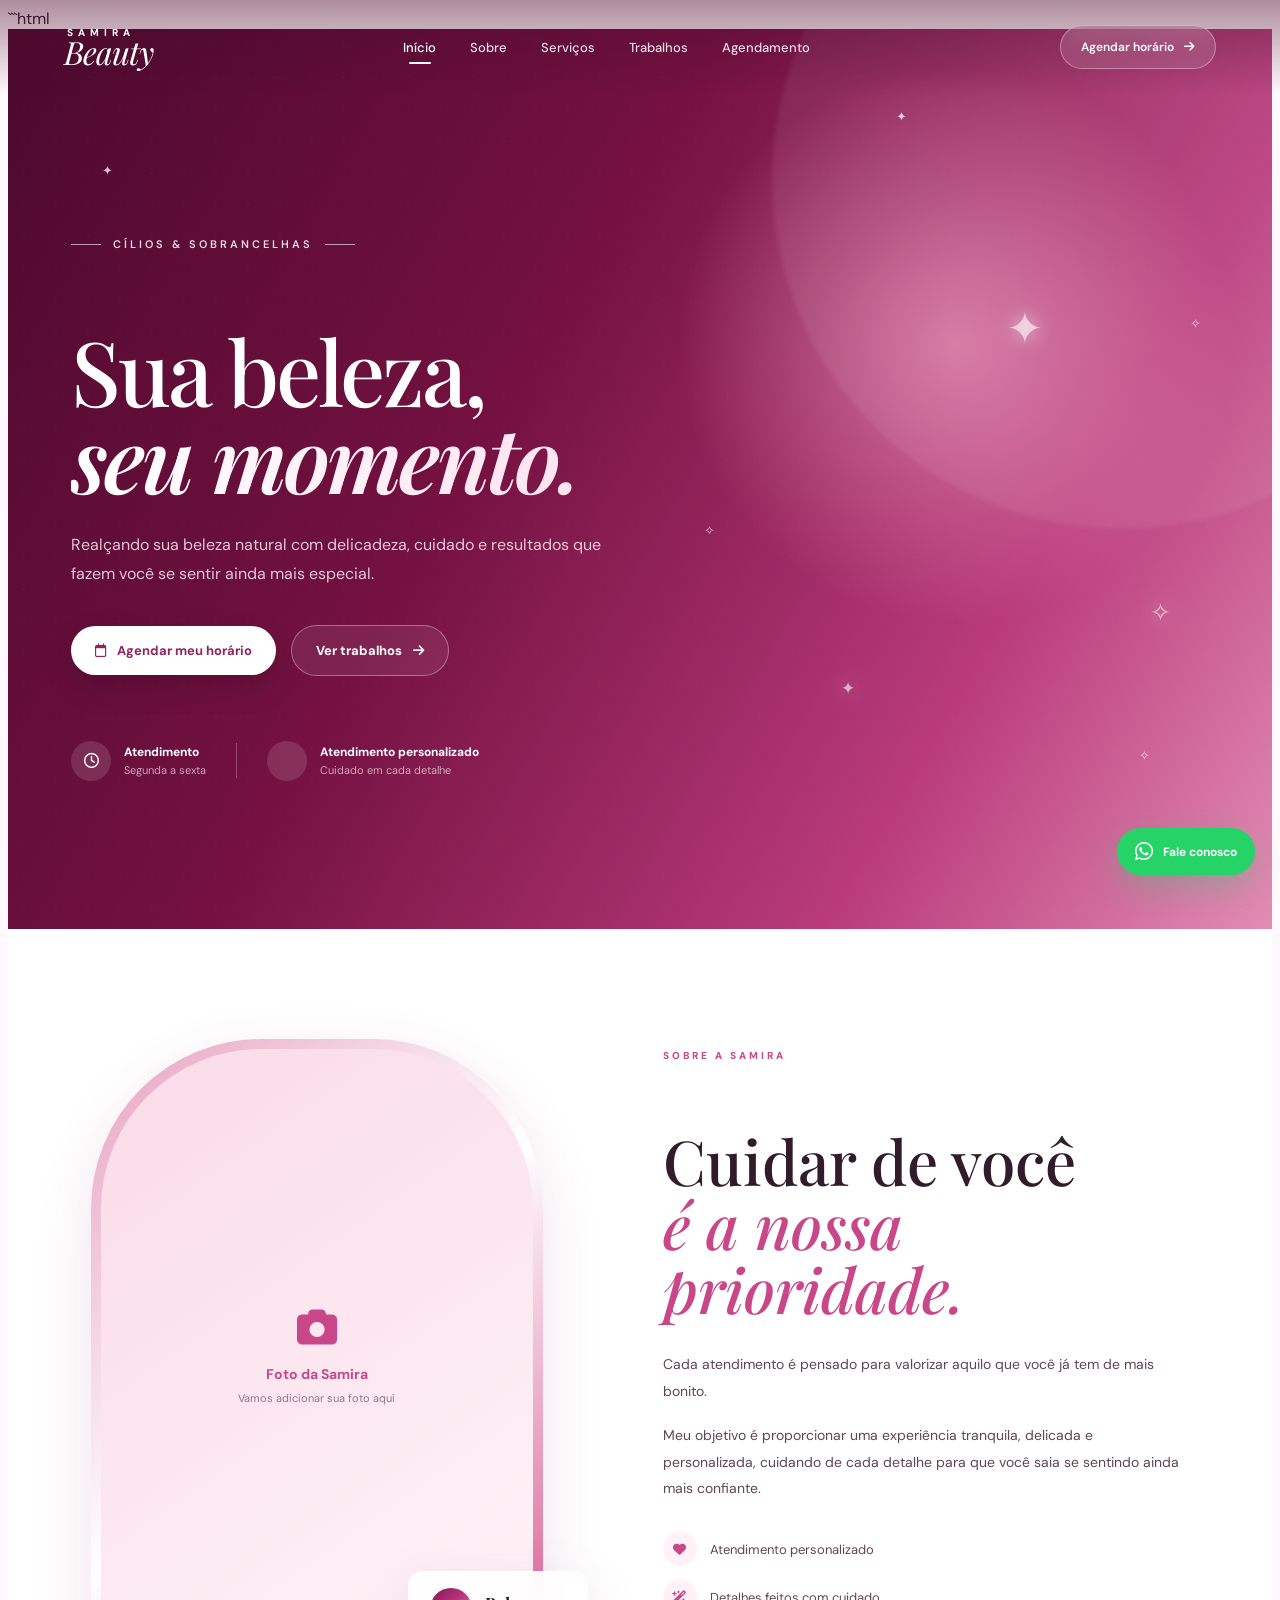
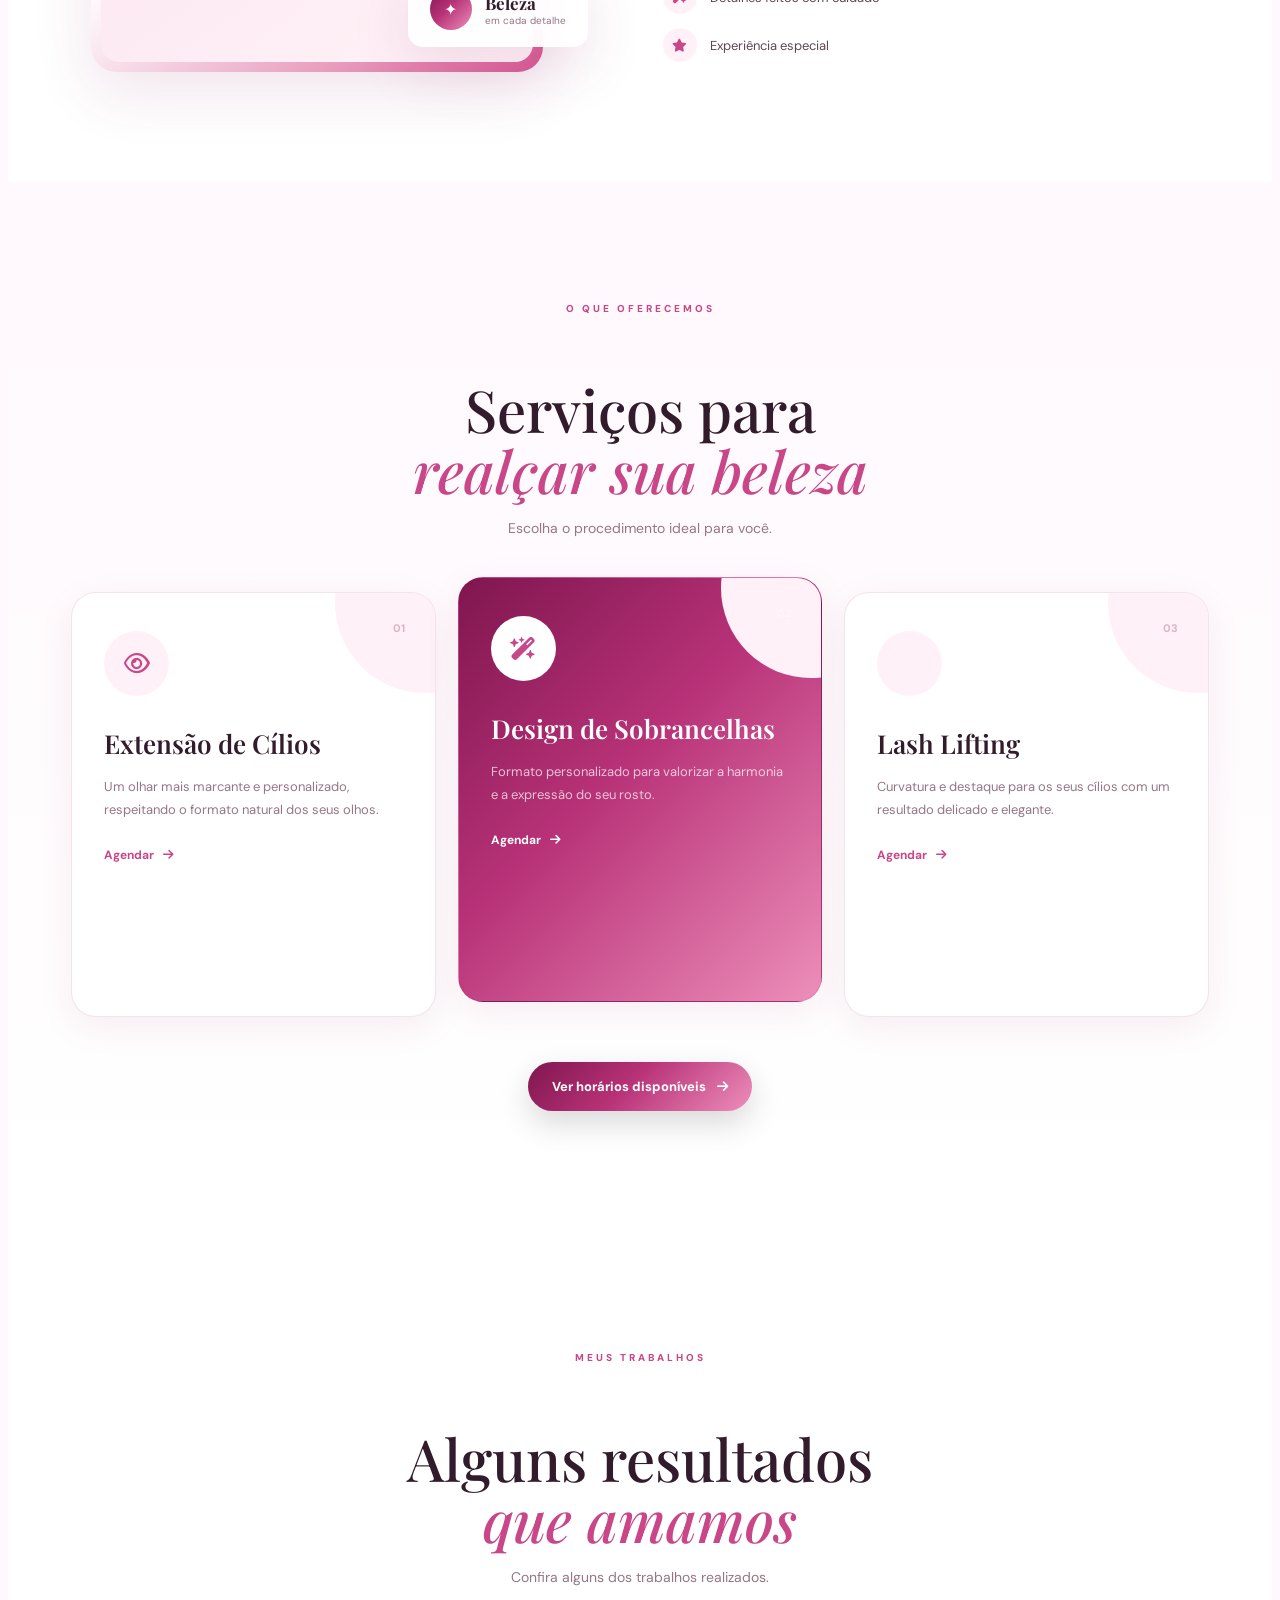
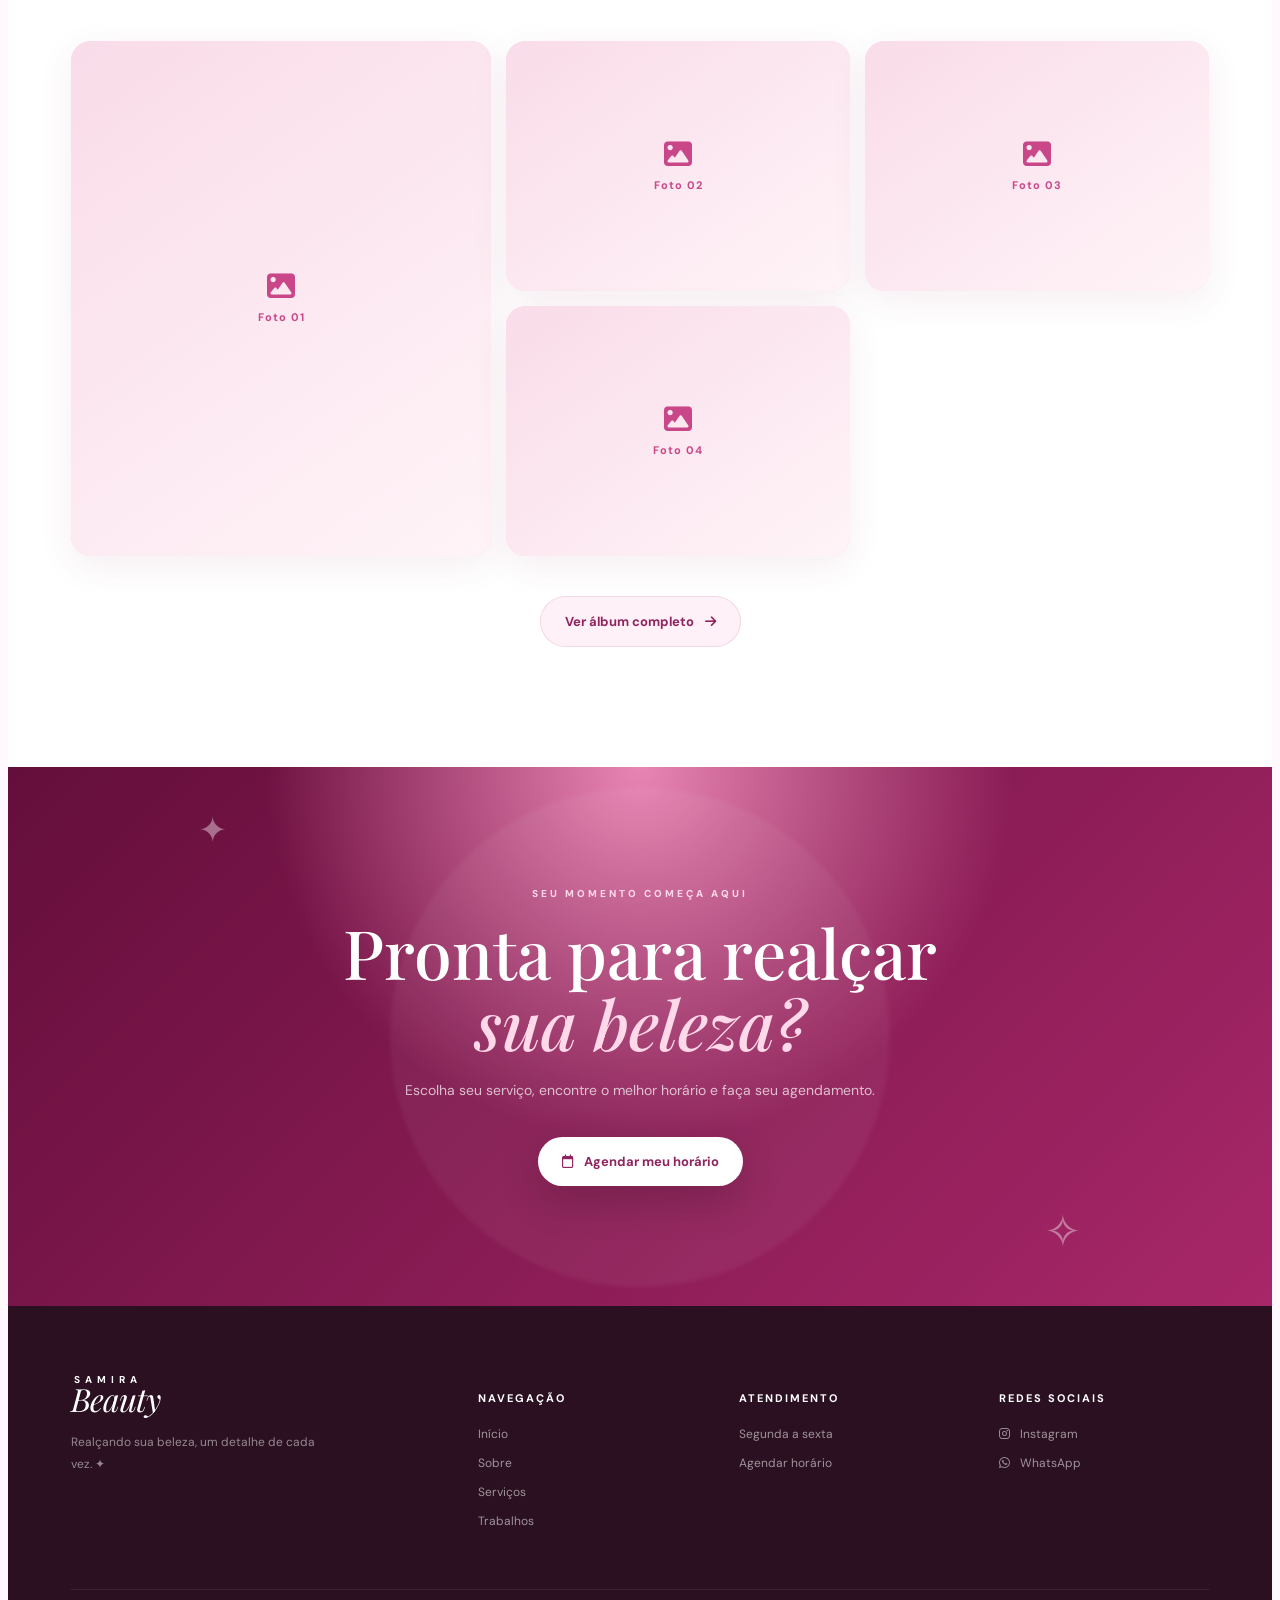
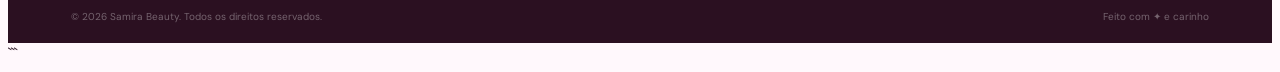
<file: index.html>
```html
<!DOCTYPE html>
<html lang="pt-BR">
<head>
    <meta charset="UTF-8">

    <meta name="viewport" content="width=device-width, initial-scale=1.0">

    <meta name="description"
        content="Samira Beauty — Cílios e Sobrancelhas. Realce sua beleza com atendimento personalizado.">

    <title>Samira Beauty | Cílios & Sobrancelhas</title>

    <!-- Google Fonts -->
    <link rel="preconnect" href="https://fonts.googleapis.com">
    <link rel="preconnect" href="https://fonts.gstatic.com" crossorigin>

    <link
        href="https://fonts.googleapis.com/css2?family=DM+Sans:wght@400;500;600;700&family=Playfair+Display:wght@500;600;700&display=swap"
        rel="stylesheet">

    <!-- Ícones -->
    <link
        rel="stylesheet"
        href="https://cdnjs.cloudflare.com/ajax/libs/font-awesome/6.5.2/css/all.min.css"
    >

    <!-- CSS -->
    <link rel="stylesheet" href="css/style.css">
</head>

<body>

    <!-- =========================================
         BRILHOS DECORATIVOS
    ========================================== -->

    <div class="sparkles">
        <span>✦</span>
        <span>✧</span>
        <span>✦</span>
        <span>✧</span>
        <span>✦</span>
        <span>✧</span>
    </div>


    <!-- =========================================
         HEADER
    ========================================== -->

    <header class="header">

        <div class="header-container">

            <a href="index.html" class="logo">
                <span class="logo-small">SAMIRA</span>
                <span class="logo-main">Beauty</span>
            </a>


            <nav class="nav">

                <a href="index.html" class="active">
                    Início
                </a>

                <a href="#sobre">
                    Sobre
                </a>

                <a href="#servicos">
                    Serviços
                </a>

                <a href="galeria.html">
                    Trabalhos
                </a>

                <a href="agendamento.html">
                    Agendamento
                </a>

            </nav>


            <a href="agendamento.html" class="header-button">
                Agendar horário
                <i class="fa-solid fa-arrow-right"></i>
            </a>


            <button class="menu-button" id="menuButton" aria-label="Abrir menu">
                <i class="fa-solid fa-bars"></i>
            </button>

        </div>

    </header>


    <!-- =========================================
         MENU MOBILE
    ========================================== -->

    <div class="mobile-menu" id="mobileMenu">

        <button class="close-menu" id="closeMenu">
            <i class="fa-solid fa-xmark"></i>
        </button>

        <a href="index.html">Início</a>

        <a href="#sobre">Sobre</a>

        <a href="#servicos">Serviços</a>

        <a href="galeria.html">Trabalhos</a>

        <a href="agendamento.html">Agendamento</a>

    </div>


    <!-- =========================================
         HERO
    ========================================== -->

    <main>

        <section class="hero">

            <div class="hero-background"></div>

            <div class="hero-content">

                <div class="hero-badge">
                    <span></span>
                    CÍLIOS & SOBRANCELHAS
                    <span></span>
                </div>


                <h1>
                    Sua beleza,
                    <strong>seu momento.</strong>
                </h1>


                <p>
                    Realçando sua beleza natural com delicadeza,
                    cuidado e resultados que fazem você se sentir ainda mais especial.
                </p>


                <div class="hero-buttons">

                    <a href="agendamento.html" class="button-primary">
                        <i class="fa-regular fa-calendar"></i>
                        Agendar meu horário
                    </a>

                    <a href="galeria.html" class="button-secondary">
                        Ver trabalhos
                        <i class="fa-solid fa-arrow-right"></i>
                    </a>

                </div>


                <div class="hero-info">

                    <div class="info-item">

                        <i class="fa-regular fa-clock"></i>

                        <div>
                            <strong>Atendimento</strong>
                            <span>Segunda a sexta</span>
                        </div>

                    </div>


                    <div class="info-divider"></div>


                    <div class="info-item">

                        <i class="fa-solid fa-sparkles"></i>

                        <div>
                            <strong>Atendimento personalizado</strong>
                            <span>Cuidado em cada detalhe</span>
                        </div>

                    </div>

                </div>

            </div>


            <!-- DECORAÇÃO -->

            <div class="hero-decoration decoration-one">
                ✦
            </div>

            <div class="hero-decoration decoration-two">
                ✧
            </div>

            <div class="hero-decoration decoration-three">
                ✦
            </div>

        </section>


        <!-- =========================================
             SOBRE
        ========================================== -->

        <section class="about section" id="sobre">

            <div class="section-container">

                <div class="about-image">

                    <div class="image-frame">

                        <div class="placeholder-image">

                            <i class="fa-solid fa-camera"></i>

                            <span>
                                Foto da Samira
                            </span>

                            <small>
                                Vamos adicionar sua foto aqui
                            </small>

                        </div>

                    </div>


                    <div class="floating-card">

                        <span class="floating-icon">
                            ✦
                        </span>

                        <div>
                            <strong>Beleza</strong>
                            <span>em cada detalhe</span>
                        </div>

                    </div>

                </div>


                <div class="about-content">

                    <span class="section-label">
                        SOBRE A SAMIRA
                    </span>

                    <h2>
                        Cuidar de você
                        <span>é a nossa prioridade.</span>
                    </h2>

                    <p>
                        Cada atendimento é pensado para valorizar
                        aquilo que você já tem de mais bonito.
                    </p>

                    <p>
                        Meu objetivo é proporcionar uma experiência
                        tranquila, delicada e personalizada, cuidando
                        de cada detalhe para que você saia se sentindo
                        ainda mais confiante.
                    </p>


                    <div class="about-features">

                        <div>
                            <i class="fa-solid fa-heart"></i>
                            <span>Atendimento personalizado</span>
                        </div>

                        <div>
                            <i class="fa-solid fa-wand-magic-sparkles"></i>
                            <span>Detalhes feitos com cuidado</span>
                        </div>

                        <div>
                            <i class="fa-solid fa-star"></i>
                            <span>Experiência especial</span>
                        </div>

                    </div>

                </div>

            </div>

        </section>


        <!-- =========================================
             SERVIÇOS
        ========================================== -->

        <section class="services section" id="servicos">

            <div class="section-container">

                <div class="section-heading">

                    <span class="section-label">
                        O QUE OFERECEMOS
                    </span>

                    <h2>
                        Serviços para
                        <span>realçar sua beleza</span>
                    </h2>

                    <p>
                        Escolha o procedimento ideal para você.
                    </p>

                </div>


                <div class="services-grid">


                    <!-- SERVIÇO 1 -->

                    <article class="service-card">

                        <div class="service-number">
                            01
                        </div>

                        <div class="service-icon">
                            <i class="fa-regular fa-eye"></i>
                        </div>

                        <h3>
                            Extensão de Cílios
                        </h3>

                        <p>
                            Um olhar mais marcante e personalizado,
                            respeitando o formato natural dos seus olhos.
                        </p>

                        <a href="agendamento.html">
                            Agendar
                            <i class="fa-solid fa-arrow-right"></i>
                        </a>

                    </article>


                    <!-- SERVIÇO 2 -->

                    <article class="service-card featured">

                        <div class="service-number">
                            02
                        </div>

                        <div class="service-icon">
                            <i class="fa-solid fa-wand-magic-sparkles"></i>
                        </div>

                        <h3>
                            Design de Sobrancelhas
                        </h3>

                        <p>
                            Formato personalizado para valorizar
                            a harmonia e a expressão do seu rosto.
                        </p>

                        <a href="agendamento.html">
                            Agendar
                            <i class="fa-solid fa-arrow-right"></i>
                        </a>

                    </article>


                    <!-- SERVIÇO 3 -->

                    <article class="service-card">

                        <div class="service-number">
                            03
                        </div>

                        <div class="service-icon">
                            <i class="fa-solid fa-sparkles"></i>
                        </div>

                        <h3>
                            Lash Lifting
                        </h3>

                        <p>
                            Curvatura e destaque para os seus cílios
                            com um resultado delicado e elegante.
                        </p>

                        <a href="agendamento.html">
                            Agendar
                            <i class="fa-solid fa-arrow-right"></i>
                        </a>

                    </article>


                </div>


                <div class="services-bottom">

                    <a href="agendamento.html" class="button-primary">
                        Ver horários disponíveis
                        <i class="fa-solid fa-arrow-right"></i>
                    </a>

                </div>

            </div>

        </section>


        <!-- =========================================
             GALERIA PREVIEW
        ========================================== -->

        <section class="gallery-preview section">

            <div class="section-container">

                <div class="section-heading">

                    <span class="section-label">
                        MEUS TRABALHOS
                    </span>

                    <h2>
                        Alguns resultados
                        <span>que amamos</span>
                    </h2>

                    <p>
                        Confira alguns dos trabalhos realizados.
                    </p>

                </div>


                <div class="gallery-grid">

                    <div class="gallery-item">
                        <div class="gallery-placeholder">
                            <i class="fa-solid fa-image"></i>
                            <span>Foto 01</span>
                        </div>
                    </div>

                    <div class="gallery-item">
                        <div class="gallery-placeholder">
                            <i class="fa-solid fa-image"></i>
                            <span>Foto 02</span>
                        </div>
                    </div>

                    <div class="gallery-item">
                        <div class="gallery-placeholder">
                            <i class="fa-solid fa-image"></i>
                            <span>Foto 03</span>
                        </div>
                    </div>

                    <div class="gallery-item">
                        <div class="gallery-placeholder">
                            <i class="fa-solid fa-image"></i>
                            <span>Foto 04</span>
                        </div>
                    </div>

                </div>


                <div class="gallery-button">

                    <a href="galeria.html" class="button-secondary">
                        Ver álbum completo
                        <i class="fa-solid fa-arrow-right"></i>
                    </a>

                </div>

            </div>

        </section>


        <!-- =========================================
             CTA AGENDAMENTO
        ========================================== -->

        <section class="cta">

            <div class="cta-glow"></div>

            <div class="cta-content">

                <span class="section-label">
                    SEU MOMENTO COMEÇA AQUI
                </span>

                <h2>
                    Pronta para realçar
                    <span>sua beleza?</span>
                </h2>

                <p>
                    Escolha seu serviço, encontre o melhor horário
                    e faça seu agendamento.
                </p>

                <a href="agendamento.html" class="button-white">
                    <i class="fa-regular fa-calendar"></i>
                    Agendar meu horário
                </a>

            </div>

        </section>

    </main>


    <!-- =========================================
         FOOTER
    ========================================== -->

    <footer class="footer">

        <div class="footer-container">

            <div class="footer-brand">

                <a href="index.html" class="logo">
                    <span class="logo-small">SAMIRA</span>
                    <span class="logo-main">Beauty</span>
                </a>

                <p>
                    Realçando sua beleza,
                    um detalhe de cada vez. ✦
                </p>

            </div>


            <div class="footer-links">

                <h4>
                    Navegação
                </h4>

                <a href="index.html">
                    Início
                </a>

                <a href="#sobre">
                    Sobre
                </a>

                <a href="#servicos">
                    Serviços
                </a>

                <a href="galeria.html">
                    Trabalhos
                </a>

            </div>


            <div class="footer-links">

                <h4>
                    Atendimento
                </h4>

                <span>
                    Segunda a sexta
                </span>

                <a href="agendamento.html">
                    Agendar horário
                </a>

            </div>


            <div class="footer-links">

                <h4>
                    Redes sociais
                </h4>

                <a href="#" target="_blank">
                    <i class="fa-brands fa-instagram"></i>
                    Instagram
                </a>

                <a href="#" target="_blank">
                    <i class="fa-brands fa-whatsapp"></i>
                    WhatsApp
                </a>

            </div>

        </div>


        <div class="footer-bottom">

            <span>
                © 2026 Samira Beauty. Todos os direitos reservados.
            </span>

            <span>
                Feito com ✦ e carinho
            </span>

        </div>

    </footer>


    <!-- =========================================
         BOTÃO WHATSAPP
    ========================================== -->

    <a
        href="#"
        class="whatsapp-button"
        target="_blank"
        aria-label="Falar pelo WhatsApp"
    >
        <i class="fa-brands fa-whatsapp"></i>

        <span>
            Fale conosco
        </span>
    </a>


    <!-- JAVASCRIPT -->

    <script src="js/script.js"></script>

</body>
</html>
```
</file>
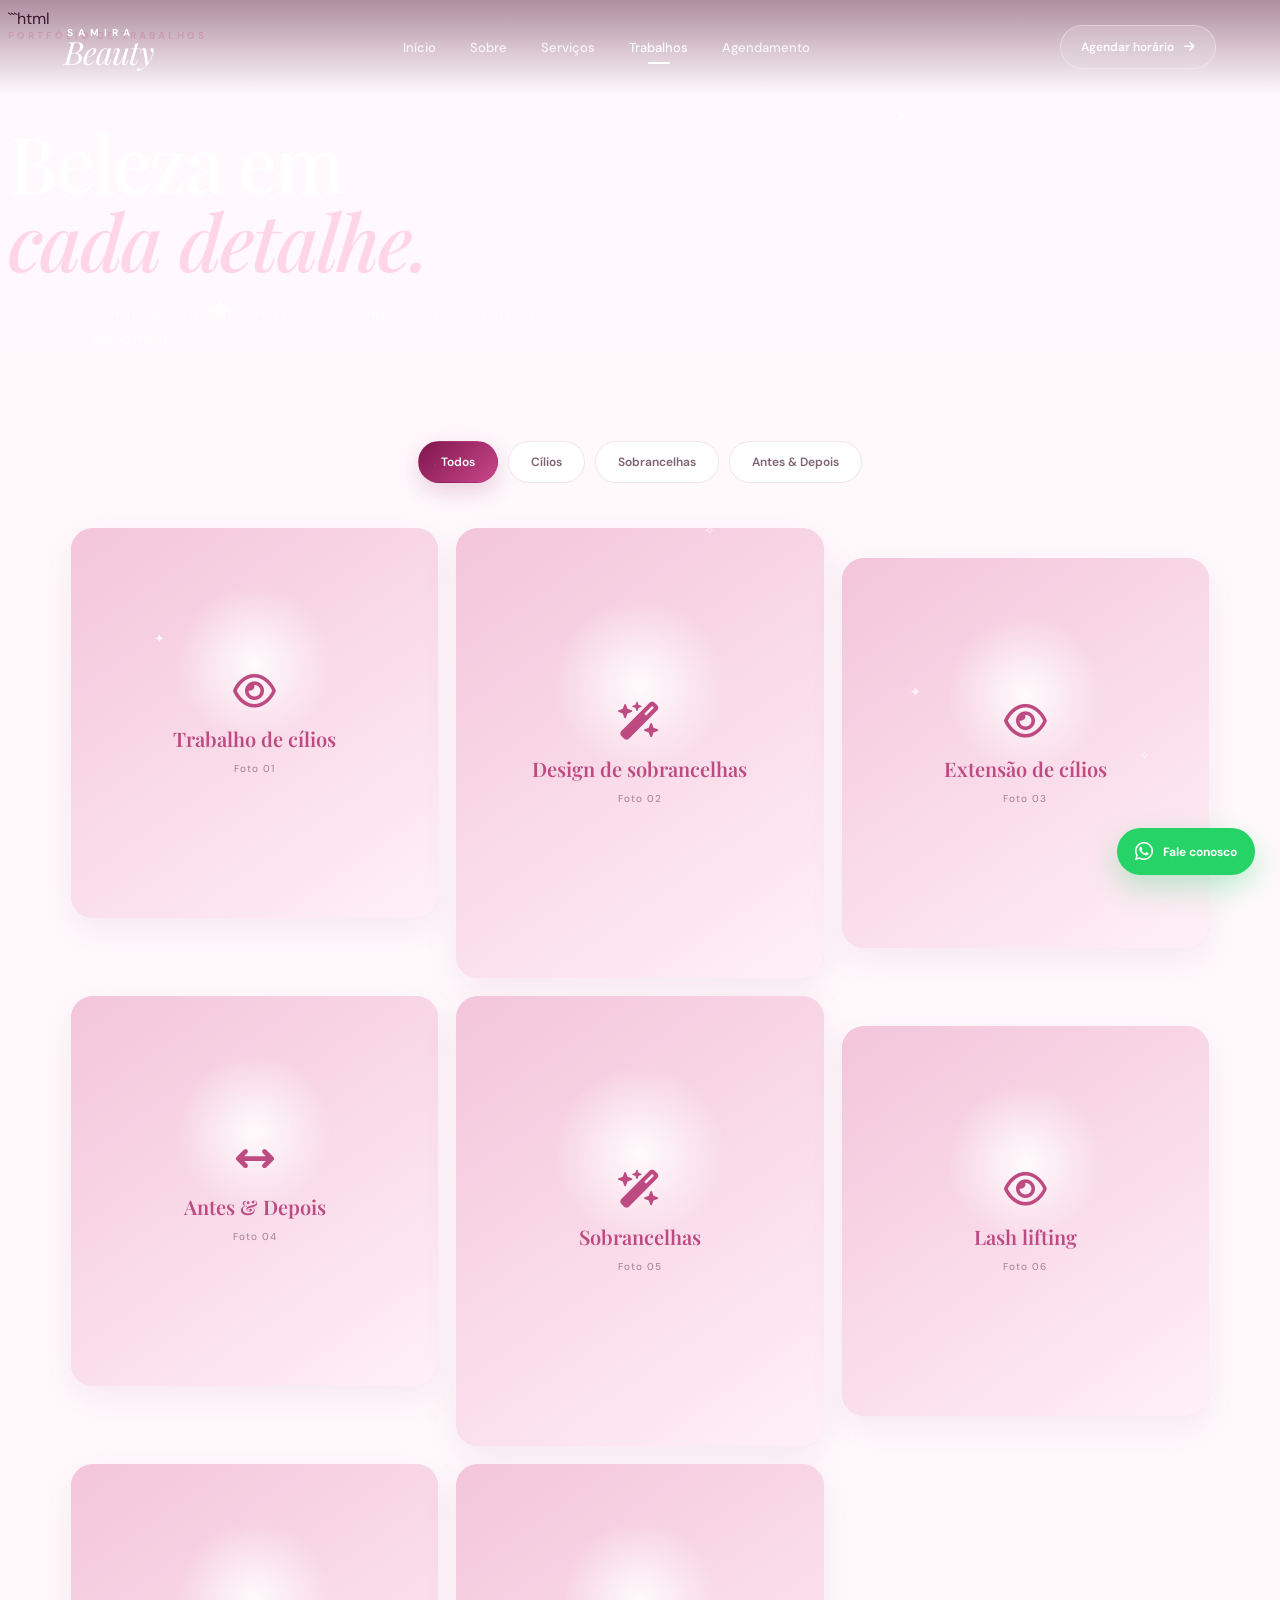
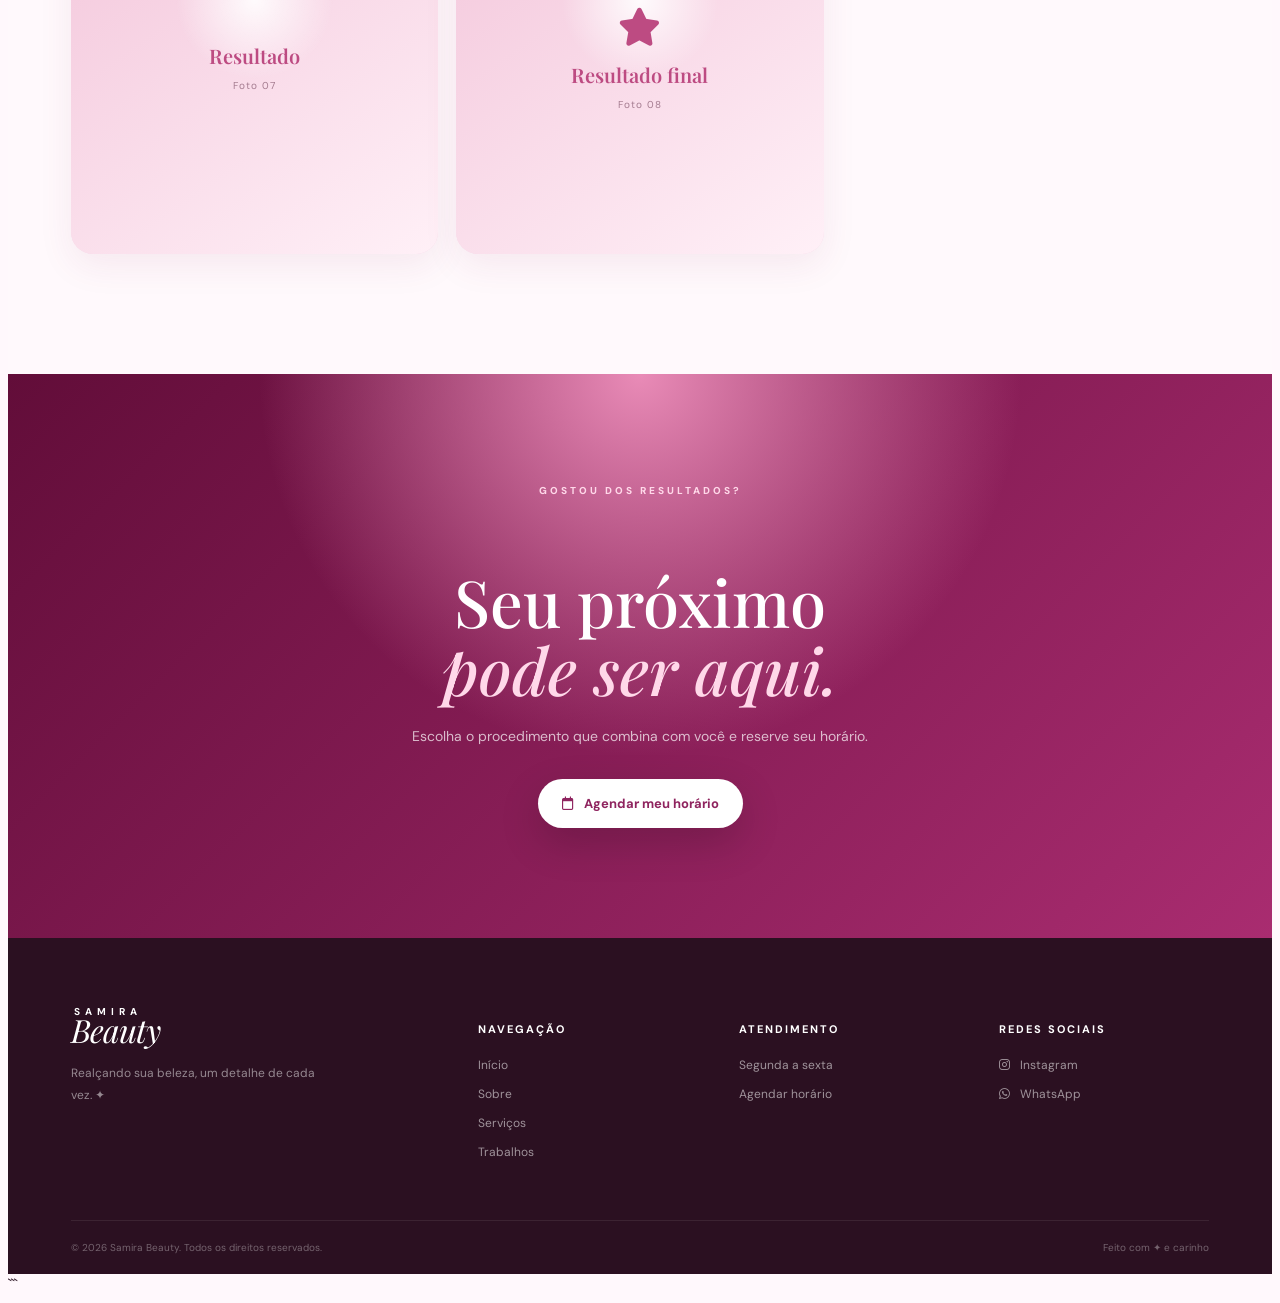
<file: galeria.html>
```html
<!DOCTYPE html>
<html lang="pt-BR">

<head>

    <meta charset="UTF-8">

    <meta name="viewport" content="width=device-width, initial-scale=1.0">

    <meta name="description"
        content="Confira os trabalhos da Samira Beauty — Cílios e Sobrancelhas.">

    <title>Trabalhos | Samira Beauty</title>

    <!-- FONTES -->

    <link rel="preconnect" href="https://fonts.googleapis.com">
    <link rel="preconnect" href="https://fonts.gstatic.com" crossorigin>

    <link
        href="https://fonts.googleapis.com/css2?family=DM+Sans:wght@400;500;600;700&family=Playfair+Display:wght@500;600;700&display=swap"
        rel="stylesheet"
    >

    <!-- ÍCONES -->

    <link
        rel="stylesheet"
        href="https://cdnjs.cloudflare.com/ajax/libs/font-awesome/6.5.2/css/all.min.css"
    >

    <!-- CSS -->

    <link rel="stylesheet" href="css/style.css">

    <link rel="stylesheet" href="css/galeria.css">

</head>


<body>


<!-- =====================================================
     BRILHOS
===================================================== -->

<div class="sparkles">

    <span>✦</span>
    <span>✧</span>
    <span>✦</span>
    <span>✧</span>
    <span>✦</span>
    <span>✧</span>

</div>



<!-- =====================================================
     HEADER
===================================================== -->

<header class="header">

    <div class="header-container">


        <a href="index.html" class="logo">

            <span class="logo-small">
                SAMIRA
            </span>

            <span class="logo-main">
                Beauty
            </span>

        </a>



        <nav class="nav">

            <a href="index.html">
                Início
            </a>

            <a href="index.html#sobre">
                Sobre
            </a>

            <a href="index.html#servicos">
                Serviços
            </a>

            <a href="galeria.html" class="active">
                Trabalhos
            </a>

            <a href="agendamento.html">
                Agendamento
            </a>

        </nav>



        <a
            href="agendamento.html"
            class="header-button"
        >

            Agendar horário

            <i class="fa-solid fa-arrow-right"></i>

        </a>



        <button
            class="menu-button"
            id="menuButton"
            aria-label="Abrir menu"
        >

            <i class="fa-solid fa-bars"></i>

        </button>

    </div>

</header>



<!-- =====================================================
     MENU MOBILE
===================================================== -->

<div class="mobile-menu" id="mobileMenu">

    <button
        class="close-menu"
        id="closeMenu"
    >

        <i class="fa-solid fa-xmark"></i>

    </button>


    <a href="index.html">
        Início
    </a>

    <a href="index.html#sobre">
        Sobre
    </a>

    <a href="index.html#servicos">
        Serviços
    </a>

    <a href="galeria.html">
        Trabalhos
    </a>

    <a href="agendamento.html">
        Agendamento
    </a>

</div>



<!-- =====================================================
     TOPO DA GALERIA
===================================================== -->

<main>


<section class="gallery-hero">

    <div class="gallery-hero-content">

        <span class="section-label">
            PORTFÓLIO DE TRABALHOS
        </span>

        <h1>
            Beleza em
            <span>cada detalhe.</span>
        </h1>

        <p>
            Confira alguns dos trabalhos realizados
            e inspire-se para o seu próximo atendimento.
        </p>

    </div>


    <div class="gallery-hero-sparkle sparkle-1">
        ✦
    </div>

    <div class="gallery-hero-sparkle sparkle-2">
        ✧
    </div>

    <div class="gallery-hero-sparkle sparkle-3">
        ✦
    </div>

</section>



<!-- =====================================================
     GALERIA
===================================================== -->

<section class="gallery-section">

    <div class="gallery-container">


        <!-- FILTROS -->

        <div class="gallery-filters">

            <button
                class="filter-button active"
                data-filter="all"
            >
                Todos
            </button>

            <button
                class="filter-button"
                data-filter="cilios"
            >
                Cílios
            </button>

            <button
                class="filter-button"
                data-filter="sobrancelhas"
            >
                Sobrancelhas
            </button>

            <button
                class="filter-button"
                data-filter="antes-depois"
            >
                Antes & Depois
            </button>

        </div>



        <!-- GRID -->

        <div class="full-gallery" id="galleryGrid">


            <!-- FOTO 01 -->

            <article
                class="gallery-photo"
                data-category="cilios"
            >

                <div class="photo-placeholder">

                    <i class="fa-regular fa-eye"></i>

                    <span>
                        Trabalho de cílios
                    </span>

                    <small>
                        Foto 01
                    </small>

                </div>

                <button
                    class="view-photo"
                    aria-label="Visualizar foto"
                >

                    <i class="fa-solid fa-expand"></i>

                </button>

            </article>



            <!-- FOTO 02 -->

            <article
                class="gallery-photo"
                data-category="sobrancelhas"
            >

                <div class="photo-placeholder">

                    <i class="fa-solid fa-wand-magic-sparkles"></i>

                    <span>
                        Design de sobrancelhas
                    </span>

                    <small>
                        Foto 02
                    </small>

                </div>

                <button
                    class="view-photo"
                    aria-label="Visualizar foto"
                >

                    <i class="fa-solid fa-expand"></i>

                </button>

            </article>



            <!-- FOTO 03 -->

            <article
                class="gallery-photo"
                data-category="cilios"
            >

                <div class="photo-placeholder">

                    <i class="fa-regular fa-eye"></i>

                    <span>
                        Extensão de cílios
                    </span>

                    <small>
                        Foto 03
                    </small>

                </div>

                <button
                    class="view-photo"
                    aria-label="Visualizar foto"
                >

                    <i class="fa-solid fa-expand"></i>

                </button>

            </article>



            <!-- FOTO 04 -->

            <article
                class="gallery-photo"
                data-category="antes-depois"
            >

                <div class="photo-placeholder">

                    <i class="fa-solid fa-arrows-left-right"></i>

                    <span>
                        Antes & Depois
                    </span>

                    <small>
                        Foto 04
                    </small>

                </div>

                <button
                    class="view-photo"
                    aria-label="Visualizar foto"
                >

                    <i class="fa-solid fa-expand"></i>

                </button>

            </article>



            <!-- FOTO 05 -->

            <article
                class="gallery-photo"
                data-category="sobrancelhas"
            >

                <div class="photo-placeholder">

                    <i class="fa-solid fa-wand-magic-sparkles"></i>

                    <span>
                        Sobrancelhas
                    </span>

                    <small>
                        Foto 05
                    </small>

                </div>

                <button
                    class="view-photo"
                    aria-label="Visualizar foto"
                >

                    <i class="fa-solid fa-expand"></i>

                </button>

            </article>



            <!-- FOTO 06 -->

            <article
                class="gallery-photo"
                data-category="cilios"
            >

                <div class="photo-placeholder">

                    <i class="fa-regular fa-eye"></i>

                    <span>
                        Lash lifting
                    </span>

                    <small>
                        Foto 06
                    </small>

                </div>

                <button
                    class="view-photo"
                    aria-label="Visualizar foto"
                >

                    <i class="fa-solid fa-expand"></i>

                </button>

            </article>



            <!-- FOTO 07 -->

            <article
                class="gallery-photo"
                data-category="antes-depois"
            >

                <div class="photo-placeholder">

                    <i class="fa-solid fa-sparkles"></i>

                    <span>
                        Resultado
                    </span>

                    <small>
                        Foto 07
                    </small>

                </div>

                <button
                    class="view-photo"
                    aria-label="Visualizar foto"
                >

                    <i class="fa-solid fa-expand"></i>

                </button>

            </article>



            <!-- FOTO 08 -->

            <article
                class="gallery-photo"
                data-category="sobrancelhas"
            >

                <div class="photo-placeholder">

                    <i class="fa-solid fa-star"></i>

                    <span>
                        Resultado final
                    </span>

                    <small>
                        Foto 08
                    </small>

                </div>

                <button
                    class="view-photo"
                    aria-label="Visualizar foto"
                >

                    <i class="fa-solid fa-expand"></i>

                </button>

            </article>


        </div>

    </div>

</section>



<!-- =====================================================
     CTA
===================================================== -->

<section class="gallery-cta">

    <div class="gallery-cta-content">

        <span class="section-label">
            GOSTOU DOS RESULTADOS?
        </span>

        <h2>
            Seu próximo
            <span>pode ser aqui.</span>
        </h2>

        <p>
            Escolha o procedimento que combina com você
            e reserve seu horário.
        </p>

        <a
            href="agendamento.html"
            class="button-white"
        >

            <i class="fa-regular fa-calendar"></i>

            Agendar meu horário

        </a>

    </div>

</section>


</main>



<!-- =====================================================
     MODAL DA FOTO
===================================================== -->

<div
    class="photo-modal"
    id="photoModal"
>

    <button
        class="modal-close"
        id="modalClose"
        aria-label="Fechar imagem"
    >

        <i class="fa-solid fa-xmark"></i>

    </button>


    <div class="modal-content">

        <div
            class="modal-placeholder"
            id="modalPlaceholder"
        >

            <i class="fa-solid fa-image"></i>

            <span>
                Visualização da foto
            </span>

        </div>

    </div>

</div>



<!-- =====================================================
     FOOTER
===================================================== -->

<footer class="footer">

    <div class="footer-container">


        <div class="footer-brand">

            <a
                href="index.html"
                class="logo"
            >

                <span class="logo-small">
                    SAMIRA
                </span>

                <span class="logo-main">
                    Beauty
                </span>

            </a>

            <p>
                Realçando sua beleza,
                um detalhe de cada vez. ✦
            </p>

        </div>



        <div class="footer-links">

            <h4>
                Navegação
            </h4>

            <a href="index.html">
                Início
            </a>

            <a href="index.html#sobre">
                Sobre
            </a>

            <a href="index.html#servicos">
                Serviços
            </a>

            <a href="galeria.html">
                Trabalhos
            </a>

        </div>



        <div class="footer-links">

            <h4>
                Atendimento
            </h4>

            <span>
                Segunda a sexta
            </span>

            <a href="agendamento.html">
                Agendar horário
            </a>

        </div>



        <div class="footer-links">

            <h4>
                Redes sociais
            </h4>

            <a href="#" target="_blank">
                <i class="fa-brands fa-instagram"></i>
                Instagram
            </a>

            <a href="#" target="_blank">
                <i class="fa-brands fa-whatsapp"></i>
                WhatsApp
            </a>

        </div>

    </div>



    <div class="footer-bottom">

        <span>
            © 2026 Samira Beauty. Todos os direitos reservados.
        </span>

        <span>
            Feito com ✦ e carinho
        </span>

    </div>

</footer>



<!-- =====================================================
     WHATSAPP
===================================================== -->

<a
    href="#"
    class="whatsapp-button"
    target="_blank"
    aria-label="Falar pelo WhatsApp"
>

    <i class="fa-brands fa-whatsapp"></i>

    <span>
        Fale conosco
    </span>

</a>



<!-- JAVASCRIPT -->

<script src="js/script.js"></script>

<script src="js/galeria.js"></script>


</body>

</html>
```
</file>
<file: css/style.css>
```css
/* =========================================================
   SAMIRA BEAUTY
   CSS PRINCIPAL
   Rosa • Glitter • Elegante • Profissional
========================================================= */


/* =========================================================
   RESET
========================================================= */

* {
    margin: 0;
    padding: 0;
    box-sizing: border-box;
}

html {
    scroll-behavior: smooth;
}

body {
    font-family: "DM Sans", sans-serif;
    background: #fff8fc;
    color: #321c2b;
    overflow-x: hidden;
}

a {
    text-decoration: none;
    color: inherit;
}

button {
    font-family: inherit;
}

img {
    max-width: 100%;
    display: block;
}


/* =========================================================
   VARIÁVEIS
========================================================= */

:root {
    --pink-dark: #8f245f;
    --pink: #c94788;
    --pink-light: #ed8fba;
    --pink-soft: #f8d6e5;
    --pink-pale: #fff1f7;

    --white: #ffffff;
    --cream: #fffafc;

    --text-dark: #321c2b;
    --text: #604654;
    --text-light: #947786;

    --border: rgba(143, 36, 95, 0.12);

    --shadow:
        0 20px 60px rgba(143, 36, 95, 0.12);

    --shadow-soft:
        0 10px 35px rgba(143, 36, 95, 0.08);

    --gradient:
        linear-gradient(
            135deg,
            #7f164f 0%,
            #b83278 45%,
            #ed8fba 100%
        );

    --gradient-soft:
        linear-gradient(
            135deg,
            #fff3f8 0%,
            #fbdce9 100%
        );
}


/* =========================================================
   SCROLLBAR
========================================================= */

::-webkit-scrollbar {
    width: 9px;
}

::-webkit-scrollbar-track {
    background: #fff1f7;
}

::-webkit-scrollbar-thumb {
    background: linear-gradient(
        #b83278,
        #ed8fba
    );

    border-radius: 20px;
}


/* =========================================================
   SELEÇÃO DE TEXTO
========================================================= */

::selection {
    background: #e57caf;
    color: white;
}


/* =========================================================
   CONTAINER
========================================================= */

.section-container,
.header-container,
.footer-container {
    width: min(1180px, 90%);
    margin: 0 auto;
}


/* =========================================================
   BRILHOS
========================================================= */

.sparkles {
    position: fixed;
    inset: 0;
    pointer-events: none;
    z-index: 100;
    overflow: hidden;
}

.sparkles span {
    position: absolute;
    color: rgba(255, 255, 255, 0.75);
    font-size: 13px;
    animation: sparkleFloat 7s infinite ease-in-out;
}

.sparkles span:nth-child(1) {
    top: 18%;
    left: 8%;
    animation-delay: 0s;
}

.sparkles span:nth-child(2) {
    top: 35%;
    left: 93%;
    animation-delay: 1s;
}

.sparkles span:nth-child(3) {
    top: 70%;
    left: 12%;
    animation-delay: 2s;
}

.sparkles span:nth-child(4) {
    top: 83%;
    left: 89%;
    animation-delay: 3s;
}

.sparkles span:nth-child(5) {
    top: 12%;
    left: 70%;
    animation-delay: 4s;
}

.sparkles span:nth-child(6) {
    top: 58%;
    left: 55%;
    animation-delay: 5s;
}

@keyframes sparkleFloat {

    0%,
    100% {
        opacity: 0.15;
        transform: scale(0.8) rotate(0deg);
    }

    50% {
        opacity: 0.9;
        transform: scale(1.3) rotate(25deg);
    }
}


/* =========================================================
   HEADER
========================================================= */

.header {
    position: absolute;
    top: 0;
    left: 0;
    width: 100%;
    z-index: 50;

    padding: 25px 0;

    background: linear-gradient(
        to bottom,
        rgba(75, 12, 45, 0.45),
        transparent
    );
}

.header-container {
    display: flex;
    align-items: center;
    justify-content: space-between;
    gap: 30px;
}


/* =========================================================
   LOGO
========================================================= */

.logo {
    display: flex;
    flex-direction: column;
    line-height: 0.85;
}

.logo-small {
    font-size: 10px;
    letter-spacing: 5px;
    font-weight: 700;
    color: white;
    margin-left: 3px;
}

.logo-main {
    font-family: "Playfair Display", serif;
    font-size: 32px;
    font-style: italic;
    color: white;
    letter-spacing: -1px;
}


/* =========================================================
   NAVEGAÇÃO
========================================================= */

.nav {
    display: flex;
    align-items: center;
    gap: 34px;
}

.nav a {
    position: relative;

    color: rgba(255, 255, 255, 0.86);

    font-size: 13px;
    font-weight: 500;

    padding: 8px 0;

    transition: 0.3s ease;
}

.nav a:hover,
.nav a.active {
    color: white;
}

.nav a::after {
    content: "";

    position: absolute;
    left: 50%;
    bottom: 0;

    width: 0;
    height: 2px;

    border-radius: 10px;

    background: white;

    transform: translateX(-50%);

    transition: 0.3s ease;
}

.nav a:hover::after,
.nav a.active::after {
    width: 22px;
}


/* =========================================================
   BOTÃO HEADER
========================================================= */

.header-button {
    display: flex;
    align-items: center;
    gap: 10px;

    padding: 13px 20px;

    border: 1px solid rgba(255, 255, 255, 0.35);
    border-radius: 100px;

    color: white;

    font-size: 12px;
    font-weight: 600;

    background: rgba(255, 255, 255, 0.12);

    backdrop-filter: blur(12px);

    transition: 0.3s ease;
}

.header-button:hover {
    background: white;
    color: var(--pink-dark);
    transform: translateY(-2px);
}


/* =========================================================
   MENU MOBILE
========================================================= */

.menu-button {
    display: none;

    width: 44px;
    height: 44px;

    border: 1px solid rgba(255, 255, 255, 0.4);
    border-radius: 50%;

    background: rgba(255, 255, 255, 0.1);

    color: white;

    font-size: 18px;

    cursor: pointer;
}

.mobile-menu {
    position: fixed;
    inset: 0;

    display: flex;
    flex-direction: column;
    align-items: center;
    justify-content: center;

    gap: 28px;

    background:
        radial-gradient(
            circle at top,
            #bd3f80,
            #70103f
        );

    z-index: 200;

    opacity: 0;
    visibility: hidden;

    transition: 0.4s ease;
}

.mobile-menu.active {
    opacity: 1;
    visibility: visible;
}

.mobile-menu a {
    color: white;
    font-family: "Playfair Display", serif;
    font-size: 28px;
}

.close-menu {
    position: absolute;
    top: 25px;
    right: 25px;

    width: 45px;
    height: 45px;

    border: 1px solid rgba(255, 255, 255, 0.4);
    border-radius: 50%;

    background: transparent;
    color: white;

    font-size: 20px;

    cursor: pointer;
}


/* =========================================================
   HERO
========================================================= */

.hero {
    min-height: 850px;
    height: 100vh;

    position: relative;

    display: flex;
    align-items: center;

    overflow: hidden;

    background:
        radial-gradient(
            circle at 75% 35%,
            rgba(245, 163, 198, 0.6),
            transparent 25%
        ),
        linear-gradient(
            120deg,
            #4c092d 0%,
            #741141 40%,
            #b93b7b 75%,
            #e28cb4 100%
        );
}


/* brilho gigante */

.hero::before {
    content: "";

    position: absolute;

    width: 700px;
    height: 700px;

    right: -200px;
    top: -200px;

    border-radius: 50%;

    background: rgba(255, 255, 255, 0.07);

    filter: blur(2px);
}


/* textura */

.hero::after {
    content: "";

    position: absolute;
    inset: 0;

    background-image:
        radial-gradient(
            rgba(255,255,255,0.16) 1px,
            transparent 1px
        );

    background-size: 32px 32px;

    opacity: 0.18;

    pointer-events: none;
}


/* =========================================================
   HERO CONTENT
========================================================= */

.hero-content {
    position: relative;

    z-index: 5;

    width: min(1180px, 90%);

    margin: 0 auto;

    padding-top: 60px;
}

.hero-badge {
    display: flex;
    align-items: center;
    gap: 12px;

    color: rgba(255, 255, 255, 0.85);

    font-size: 11px;
    letter-spacing: 3px;
    font-weight: 600;

    margin-bottom: 28px;
}

.hero-badge span {
    width: 30px;
    height: 1px;

    background: rgba(255, 255, 255, 0.6);
}


.hero h1 {
    max-width: 700px;

    color: white;

    font-family: "Playfair Display", serif;

    font-size: clamp(54px, 7vw, 92px);

    font-weight: 500;

    line-height: 0.98;

    letter-spacing: -3px;

    margin-bottom: 30px;
}

.hero h1 strong {
    display: block;

    font-weight: 600;
    font-style: italic;

    background: linear-gradient(
        90deg,
        white,
        #ffd9e9
    );

    -webkit-background-clip: text;
    background-clip: text;

    color: transparent;
}


.hero-content > p {
    max-width: 540px;

    color: rgba(255, 255, 255, 0.78);

    font-size: 16px;

    line-height: 1.8;

    margin-bottom: 36px;
}


/* =========================================================
   HERO BUTTONS
========================================================= */

.hero-buttons {
    display: flex;
    align-items: center;
    gap: 15px;

    margin-bottom: 65px;
}

.button-primary,
.button-secondary,
.button-white {
    display: inline-flex;
    align-items: center;
    justify-content: center;
    gap: 11px;

    padding: 16px 24px;

    border-radius: 100px;

    font-size: 13px;
    font-weight: 700;

    transition:
        transform 0.3s ease,
        box-shadow 0.3s ease,
        background 0.3s ease;
}

.button-primary {
    color: var(--pink-dark);

    background: white;

    box-shadow:
        0 12px 30px rgba(0, 0, 0, 0.15);
}

.button-primary:hover {
    transform: translateY(-4px);

    box-shadow:
        0 18px 40px rgba(0, 0, 0, 0.2);
}

.button-secondary {
    color: white;

    border: 1px solid rgba(255, 255, 255, 0.35);

    background: rgba(255, 255, 255, 0.08);

    backdrop-filter: blur(10px);
}

.button-secondary:hover {
    background: rgba(255, 255, 255, 0.18);

    transform: translateY(-3px);
}


/* =========================================================
   HERO INFO
========================================================= */

.hero-info {
    display: flex;
    align-items: center;

    gap: 30px;
}

.info-item {
    display: flex;
    align-items: center;
    gap: 13px;
}

.info-item > i {
    width: 40px;
    height: 40px;

    display: flex;
    align-items: center;
    justify-content: center;

    border-radius: 50%;

    color: white;

    background: rgba(255, 255, 255, 0.13);

    font-size: 15px;
}

.info-item div {
    display: flex;
    flex-direction: column;
    gap: 3px;
}

.info-item strong {
    color: white;
    font-size: 12px;
}

.info-item span {
    color: rgba(255, 255, 255, 0.62);
    font-size: 11px;
}

.info-divider {
    width: 1px;
    height: 35px;

    background: rgba(255, 255, 255, 0.25);
}


/* =========================================================
   HERO DECORAÇÕES
========================================================= */

.hero-decoration {
    position: absolute;

    z-index: 3;

    color: rgba(255, 255, 255, 0.6);

    text-shadow:
        0 0 20px rgba(255,255,255,0.7);

    animation: decorationFloat 5s ease-in-out infinite;
}

.decoration-one {
    right: 18%;
    top: 30%;

    font-size: 45px;
}

.decoration-two {
    right: 8%;
    top: 63%;

    font-size: 25px;

    animation-delay: 1s;
}

.decoration-three {
    right: 33%;
    top: 72%;

    font-size: 17px;

    animation-delay: 2s;
}

@keyframes decorationFloat {

    0%,
    100% {
        transform: translateY(0) rotate(0deg);
        opacity: 0.45;
    }

    50% {
        transform: translateY(-15px) rotate(12deg);
        opacity: 1;
    }
}


/* =========================================================
   SECTIONS
========================================================= */

.section {
    padding: 120px 0;
}

.section-label {
    display: inline-block;

    color: var(--pink);

    font-size: 10px;
    font-weight: 800;

    letter-spacing: 3px;

    margin-bottom: 16px;
}

.section-heading {
    text-align: center;

    max-width: 650px;

    margin: 0 auto 55px;
}

.section-heading h2 {
    font-family: "Playfair Display", serif;

    color: var(--text-dark);

    font-size: clamp(38px, 5vw, 58px);

    line-height: 1.05;

    font-weight: 500;

    margin-bottom: 18px;
}

.section-heading h2 span {
    display: block;

    color: var(--pink);

    font-style: italic;
}

.section-heading p {
    color: var(--text-light);

    font-size: 14px;
}


/* =========================================================
   ABOUT
========================================================= */

.about {
    background: white;
}

.about .section-container {
    display: grid;

    grid-template-columns: 0.9fr 1fr;

    align-items: center;

    gap: 100px;
}


/* imagem */

.about-image {
    position: relative;

    padding: 20px;
}

.image-frame {
    position: relative;

    min-height: 540px;

    border-radius: 170px 170px 25px 25px;

    padding: 10px;

    background:
        linear-gradient(
            135deg,
            #e7a2c0,
            #fff,
            #d85a93
        );

    box-shadow: var(--shadow);
}

.placeholder-image {
    width: 100%;
    height: 100%;
    min-height: 520px;

    border-radius: 160px 160px 18px 18px;

    display: flex;
    flex-direction: column;
    align-items: center;
    justify-content: center;

    background:
        linear-gradient(
            145deg,
            #f9dbe8,
            #fff3f8
        );

    color: var(--pink);

    text-align: center;

    gap: 8px;
}

.placeholder-image i {
    font-size: 40px;

    margin-bottom: 10px;
}

.placeholder-image span {
    font-weight: 700;
    font-size: 14px;
}

.placeholder-image small {
    color: var(--text-light);
    font-size: 11px;
}


/* cartão flutuante */

.floating-card {
    position: absolute;

    right: -25px;
    bottom: 45px;

    display: flex;
    align-items: center;
    gap: 13px;

    padding: 17px 22px;

    border-radius: 15px;

    background: rgba(255,255,255,0.92);

    box-shadow: var(--shadow);

    backdrop-filter: blur(15px);
}

.floating-icon {
    width: 42px;
    height: 42px;

    display: flex;
    align-items: center;
    justify-content: center;

    border-radius: 50%;

    color: white;

    background: var(--gradient);
}

.floating-card div {
    display: flex;
    flex-direction: column;
}

.floating-card strong {
    font-family: "Playfair Display", serif;

    font-size: 17px;

    color: var(--text-dark);
}

.floating-card span:not(.floating-icon) {
    color: var(--text-light);
    font-size: 10px;
}


/* texto */

.about-content {
    padding-right: 20px;
}

.about-content h2 {
    max-width: 550px;

    font-family: "Playfair Display", serif;

    font-size: clamp(40px, 5vw, 62px);

    font-weight: 500;

    line-height: 1.03;

    color: var(--text-dark);

    margin-bottom: 30px;
}

.about-content h2 span {
    display: block;

    color: var(--pink);

    font-style: italic;
}

.about-content p {
    color: var(--text);

    font-size: 14px;

    line-height: 1.9;

    max-width: 520px;

    margin-bottom: 18px;
}


/* =========================================================
   ABOUT FEATURES
========================================================= */

.about-features {
    display: flex;
    flex-direction: column;
    gap: 14px;

    margin-top: 30px;
}

.about-features div {
    display: flex;
    align-items: center;
    gap: 13px;

    color: var(--text);

    font-size: 13px;
}

.about-features i {
    width: 34px;
    height: 34px;

    display: flex;
    align-items: center;
    justify-content: center;

    border-radius: 50%;

    color: var(--pink);

    background: var(--pink-pale);
}


/* =========================================================
   SERVIÇOS
========================================================= */

.services {
    background:
        linear-gradient(
            180deg,
            #fff8fc,
            #fff
        );
}

.services-grid {
    display: grid;

    grid-template-columns:
        repeat(3, 1fr);

    gap: 22px;
}

.service-card {
    position: relative;

    padding: 38px 32px 35px;

    min-height: 350px;

    border: 1px solid var(--border);

    border-radius: 25px;

    background: white;

    box-shadow: var(--shadow-soft);

    overflow: hidden;

    transition:
        transform 0.4s ease,
        box-shadow 0.4s ease;
}

.service-card::before {
    content: "";

    position: absolute;

    top: -80px;
    right: -80px;

    width: 180px;
    height: 180px;

    border-radius: 50%;

    background: var(--pink-pale);

    transition: 0.4s ease;
}

.service-card:hover {
    transform: translateY(-10px);

    box-shadow: var(--shadow);
}

.service-card:hover::before {
    transform: scale(1.4);
}

.service-card.featured {
    background: var(--gradient);

    color: white;

    transform: translateY(-15px);
}

.service-card.featured:hover {
    transform: translateY(-23px);
}

.service-number {
    position: absolute;

    top: 28px;
    right: 30px;

    color: #d8b4c5;

    font-size: 11px;
    font-weight: 700;
}

.featured .service-number {
    color: rgba(255,255,255,0.45);
}

.service-icon {
    position: relative;

    width: 65px;
    height: 65px;

    display: flex;
    align-items: center;
    justify-content: center;

    border-radius: 50%;

    color: var(--pink);

    background: var(--pink-pale);

    font-size: 23px;

    margin-bottom: 30px;
}

.featured .service-icon {
    color: var(--pink);
    background: white;
}

.service-card h3 {
    position: relative;

    font-family: "Playfair Display", serif;

    font-size: 26px;

    font-weight: 600;

    color: var(--text-dark);

    margin-bottom: 14px;
}

.featured h3 {
    color: white;
}

.service-card p {
    position: relative;

    color: var(--text-light);

    font-size: 13px;

    line-height: 1.8;

    margin-bottom: 25px;
}

.featured p {
    color: rgba(255,255,255,0.72);
}

.service-card a {
    position: relative;

    display: inline-flex;
    align-items: center;
    gap: 9px;

    color: var(--pink);

    font-size: 12px;
    font-weight: 700;
}

.featured a {
    color: white;
}

.service-card a i {
    transition: 0.3s ease;
}

.service-card a:hover i {
    transform: translateX(5px);
}

.services-bottom {
    text-align: center;

    margin-top: 45px;
}

.services-bottom .button-primary {
    color: white;

    background: var(--gradient);
}


/* =========================================================
   GALERIA PREVIEW
========================================================= */

.gallery-preview {
    background: white;
}

.gallery-grid {
    display: grid;

    grid-template-columns:
        1.1fr 0.9fr 0.9fr;

    grid-template-rows:
        250px 250px;

    gap: 15px;
}

.gallery-item {
    overflow: hidden;

    border-radius: 20px;

    background: var(--pink-soft);

    box-shadow: var(--shadow-soft);
}

.gallery-item:first-child {
    grid-row: span 2;
}

.gallery-placeholder {
    width: 100%;
    height: 100%;

    display: flex;
    flex-direction: column;
    align-items: center;
    justify-content: center;

    gap: 10px;

    background:
        linear-gradient(
            145deg,
            #f9dce9,
            #fff4f8
        );

    color: var(--pink);

    transition: 0.5s ease;
}

.gallery-item:hover .gallery-placeholder {
    transform: scale(1.05);

    background:
        linear-gradient(
            145deg,
            #efafd0,
            #fff
        );
}

.gallery-placeholder i {
    font-size: 28px;
}

.gallery-placeholder span {
    font-size: 11px;
    font-weight: 700;

    letter-spacing: 1px;
}

.gallery-button {
    text-align: center;

    margin-top: 40px;
}

.gallery-button .button-secondary {
    color: var(--pink-dark);

    border-color: var(--border);

    background: var(--pink-pale);
}

.gallery-button .button-secondary:hover {
    color: white;

    background: var(--gradient);
}


/* =========================================================
   CTA
========================================================= */

.cta {
    position: relative;

    padding: 120px 20px;

    overflow: hidden;

    text-align: center;

    background:
        radial-gradient(
            circle at 50% 0%,
            #e985b4,
            transparent 45%
        ),
        linear-gradient(
            135deg,
            #640e3b,
            #a82769
        );
}

.cta::before {
    content: "✦";

    position: absolute;

    top: 40px;
    left: 15%;

    color: rgba(255,255,255,0.4);

    font-size: 35px;
}

.cta::after {
    content: "✧";

    position: absolute;

    bottom: 45px;
    right: 15%;

    color: rgba(255,255,255,0.4);

    font-size: 45px;
}

.cta-glow {
    position: absolute;

    width: 500px;
    height: 500px;

    left: 50%;
    top: 50%;

    transform: translate(-50%, -50%);

    border-radius: 50%;

    background: rgba(255,255,255,0.05);

    filter: blur(2px);
}

.cta-content {
    position: relative;

    z-index: 2;
}

.cta .section-label {
    color: #ffd8e9;
}

.cta h2 {
    max-width: 700px;

    margin: 0 auto 20px;

    color: white;

    font-family: "Playfair Display", serif;

    font-size: clamp(42px, 6vw, 68px);

    font-weight: 500;

    line-height: 1.05;
}

.cta h2 span {
    display: block;

    font-style: italic;

    color: #ffd8e9;
}

.cta p {
    max-width: 500px;

    margin: 0 auto 35px;

    color: rgba(255,255,255,0.7);

    font-size: 14px;

    line-height: 1.7;
}

.button-white {
    color: var(--pink-dark);

    background: white;

    box-shadow:
        0 15px 40px rgba(0,0,0,0.18);
}

.button-white:hover {
    transform: translateY(-4px);

    box-shadow:
        0 20px 50px rgba(0,0,0,0.25);
}


/* =========================================================
   FOOTER
========================================================= */

.footer {
    background: #2b1021;

    color: white;

    padding-top: 70px;
}

.footer-container {
    display: grid;

    grid-template-columns:
        1.7fr 1fr 1fr 1fr;

    gap: 50px;

    padding-bottom: 60px;
}

.footer-brand .logo {
    margin-bottom: 20px;
}

.footer-brand p {
    max-width: 250px;

    color: rgba(255,255,255,0.5);

    font-size: 12px;

    line-height: 1.8;
}

.footer-links {
    display: flex;
    flex-direction: column;

    align-items: flex-start;

    gap: 13px;
}

.footer-links h4 {
    margin-bottom: 8px;

    color: white;

    font-size: 11px;

    text-transform: uppercase;

    letter-spacing: 2px;
}

.footer-links a,
.footer-links span {
    color: rgba(255,255,255,0.55);

    font-size: 12px;

    transition: 0.3s ease;
}

.footer-links a:hover {
    color: #f19bc1;

    transform: translateX(3px);
}

.footer-links a i {
    margin-right: 7px;
}

.footer-bottom {
    width: min(1180px, 90%);

    margin: 0 auto;

    padding: 20px 0;

    display: flex;
    justify-content: space-between;

    gap: 20px;

    border-top: 1px solid rgba(255,255,255,0.08);

    color: rgba(255,255,255,0.35);

    font-size: 10px;
}


/* =========================================================
   WHATSAPP
========================================================= */

.whatsapp-button {
    position: fixed;

    right: 25px;
    bottom: 25px;

    z-index: 80;

    display: flex;
    align-items: center;
    gap: 10px;

    padding: 13px 18px;

    border-radius: 100px;

    color: white;

    background: #25d366;

    box-shadow:
        0 12px 30px rgba(37,211,102,0.3);

    font-size: 12px;
    font-weight: 700;

    transition: 0.3s ease;
}

.whatsapp-button i {
    font-size: 21px;
}

.whatsapp-button:hover {
    transform: translateY(-4px) scale(1.02);

    box-shadow:
        0 18px 35px rgba(37,211,102,0.4);
}


/* =========================================================
   ANIMAÇÃO DE ENTRADA
========================================================= */

.hero-content {
    animation: heroAppear 1s ease both;
}

@keyframes heroAppear {

    from {
        opacity: 0;
        transform: translateY(25px);
    }

    to {
        opacity: 1;
        transform: translateY(0);
    }
}


/* =========================================================
   RESPONSIVIDADE — TABLET
========================================================= */

@media (max-width: 1000px) {

    .nav {
        gap: 18px;
    }

    .header-button {
        display: none;
    }

    .about .section-container {
        grid-template-columns: 1fr;

        gap: 60px;
    }

    .about-image {
        max-width: 600px;

        width: 100%;

        margin: auto;
    }

    .about-content {
        padding: 0;
    }

    .services-grid {
        grid-template-columns: 1fr 1fr;
    }

    .service-card.featured {
        transform: none;
    }

    .service-card.featured:hover {
        transform: translateY(-10px);
    }

    .footer-container {
        grid-template-columns: 1.5fr 1fr 1fr;
    }
}


/* =========================================================
   RESPONSIVIDADE — CELULAR
========================================================= */

@media (max-width: 720px) {

    .section {
        padding: 80px 0;
    }


    /* header */

    .header {
        padding: 18px 0;
    }

    .nav {
        display: none;
    }

    .menu-button {
        display: block;
    }

    .logo-main {
        font-size: 28px;
    }


    /* hero */

    .hero {
        min-height: 760px;
        height: auto;

        padding: 150px 0 80px;
    }

    .hero-content {
        padding-top: 0;
    }

    .hero h1 {
        font-size: clamp(50px, 15vw, 70px);

        letter-spacing: -2px;
    }

    .hero-content > p {
        font-size: 14px;
    }

    .hero-buttons {
        flex-direction: column;

        align-items: stretch;

        max-width: 340px;

        margin-bottom: 45px;
    }

    .button-primary,
    .button-secondary {
        width: 100%;
    }

    .hero-info {
        flex-direction: column;

        align-items: flex-start;

        gap: 18px;
    }

    .info-divider {
        display: none;
    }


    /* about */

    .about-image {
        padding: 10px;
    }

    .image-frame {
        min-height: 430px;
    }

    .placeholder-image {
        min-height: 410px;
    }

    .floating-card {
        right: -5px;

        bottom: 25px;
    }


    /* services */

    .services-grid {
        grid-template-columns: 1fr;
    }

    .service-card {
        min-height: auto;
    }


    /* gallery */

    .gallery-grid {
        grid-template-columns: 1fr 1fr;

        grid-template-rows:
            220px 180px 180px;
    }

    .gallery-item:first-child {
        grid-column: span 2;

        grid-row: auto;
    }


    /* footer */

    .footer-container {
        grid-template-columns: 1fr 1fr;

        gap: 40px 25px;
    }

    .footer-brand {
        grid-column: span 2;
    }

    .footer-bottom {
        flex-direction: column;

        align-items: center;

        text-align: center;
    }


    /* whatsapp */

    .whatsapp-button {
        width: 55px;
        height: 55px;

        justify-content: center;

        padding: 0;

        right: 18px;
        bottom: 18px;
    }

    .whatsapp-button span {
        display: none;
    }
}


/* =========================================================
   RESPONSIVIDADE — CELULAR PEQUENO
========================================================= */

@media (max-width: 420px) {

    .hero {
        padding-top: 135px;
    }

    .hero h1 {
        font-size: 48px;
    }

    .section-heading h2,
    .about-content h2 {
        font-size: 40px;
    }

    .footer-container {
        grid-template-columns: 1fr;
    }

    .footer-brand {
        grid-column: auto;
    }

    .gallery-grid {
        grid-template-columns: 1fr;

        grid-template-rows:
            repeat(4, 190px);
    }

    .gallery-item:first-child {
        grid-column: auto;
    }
}
```
```css
/* =========================================================
   ANIMAÇÕES DE SCROLL
========================================================= */

.scroll-animation {
    opacity: 0;
    transform: translateY(30px);

    transition:
        opacity 0.8s ease,
        transform 0.8s ease;
}

.scroll-animation.visible {
    opacity: 1;
    transform: translateY(0);
}


/* =========================================================
   HEADER AO ROLAR
========================================================= */

.header.scrolled {
    position: fixed;

    background: rgba(77, 12, 45, 0.92);

    backdrop-filter: blur(15px);

    box-shadow:
        0 8px 30px rgba(0, 0, 0, 0.12);

    padding: 15px 0;

    animation: headerAppear 0.35s ease;
}

@keyframes headerAppear {

    from {
        transform: translateY(-100%);
    }

    to {
        transform: translateY(0);
    }

}


/* =========================================================
   BRILHO INTERATIVO DOS CARDS
========================================================= */

.service-card::after {
    content: "";

    position: absolute;

    width: 180px;
    height: 180px;

    left: var(--mouse-x, 50%);
    top: var(--mouse-y, 50%);

    transform: translate(-50%, -50%);

    border-radius: 50%;

    background:
        radial-gradient(
            circle,
            rgba(255, 190, 220, 0.18),
            transparent 70%
        );

    pointer-events: none;

    opacity: 0;

    transition: opacity 0.3s ease;
}

.service-card:hover::after {
    opacity: 1;
}
```
</file>
<file: css/galeria.css>
```css
/* =========================================================
   GALERIA — SAMIRA BEAUTY
========================================================= */


/* =========================================================
   HERO DA GALERIA
========================================================= */

.gallery-hero {
    position: relative;

    min-height: 470px;

    display: flex;
    align-items: center;
    justify-content: center;

    text-align: center;

    padding: 130px 20px 80px;

    overflow: hidden;

    background:
        radial-gradient(
            circle at 50% 20%,
            rgba(255, 191, 218, 0.65),
            transparent 30%
        ),
        linear-gradient(
            135deg,
            #4d0b2e,
            #9f2867,
            #df82ae
        );
}


.gallery-hero::before {
    content: "";

    position: absolute;

    width: 600px;
    height: 600px;

    top: -300px;
    left: 50%;

    transform: translateX(-50%);

    border-radius: 50%;

    background: rgba(255,255,255,0.06);
}


.gallery-hero::after {
    content: "";

    position: absolute;
    inset: 0;

    background-image:
        radial-gradient(
            rgba(255,255,255,0.2) 1px,
            transparent 1px
        );

    background-size: 30px 30px;

    opacity: 0.2;
}


.gallery-hero-content {
    position: relative;

    z-index: 2;

    max-width: 700px;
}


.gallery-hero .section-label {
    color: #ffd5e7;
}


.gallery-hero h1 {
    color: white;

    font-family: "Playfair Display", serif;

    font-size: clamp(50px, 7vw, 78px);

    line-height: 1;

    font-weight: 500;

    letter-spacing: -2px;

    margin-bottom: 22px;
}


.gallery-hero h1 span {
    display: block;

    color: #ffd5e7;

    font-style: italic;
}


.gallery-hero p {
    max-width: 530px;

    margin: auto;

    color: rgba(255,255,255,0.72);

    font-size: 14px;

    line-height: 1.8;
}


.gallery-hero-sparkle {
    position: absolute;

    z-index: 2;

    color: rgba(255,255,255,0.65);

    text-shadow:
        0 0 20px rgba(255,255,255,0.7);

    animation: gallerySparkle 5s infinite ease-in-out;
}


.sparkle-1 {
    left: 16%;
    top: 32%;

    font-size: 35px;
}


.sparkle-2 {
    right: 18%;
    top: 27%;

    font-size: 23px;

    animation-delay: 1s;
}


.sparkle-3 {
    right: 28%;
    bottom: 22%;

    font-size: 15px;

    animation-delay: 2s;
}


@keyframes gallerySparkle {

    0%,
    100% {
        transform: translateY(0) rotate(0);
        opacity: 0.4;
    }

    50% {
        transform: translateY(-12px) rotate(15deg);
        opacity: 1;
    }

}


/* =========================================================
   SEÇÃO GALERIA
========================================================= */

.gallery-section {
    padding: 90px 0 120px;

    background: #fff9fc;
}


.gallery-container {
    width: min(1200px, 90%);

    margin: auto;
}


/* =========================================================
   FILTROS
========================================================= */

.gallery-filters {
    display: flex;

    justify-content: center;
    align-items: center;

    flex-wrap: wrap;

    gap: 10px;

    margin-bottom: 45px;
}


.filter-button {
    padding: 12px 22px;

    border: 1px solid rgba(143,36,95,0.12);

    border-radius: 100px;

    background: white;

    color: #7e6270;

    font-size: 12px;

    font-weight: 600;

    cursor: pointer;

    transition: 0.3s ease;
}


.filter-button:hover {
    color: #a82d6e;

    border-color: #e8a2c0;

    transform: translateY(-2px);
}


.filter-button.active {
    color: white;

    border-color: transparent;

    background:
        linear-gradient(
            135deg,
            #7f164f,
            #c94788
        );

    box-shadow:
        0 8px 25px rgba(143,36,95,0.2);
}


/* =========================================================
   GRID DE FOTOS
========================================================= */

.full-gallery {
    display: grid;

    grid-template-columns:
        repeat(3, 1fr);

    gap: 18px;
}


.gallery-photo {
    position: relative;

    height: 390px;

    overflow: hidden;

    border-radius: 22px;

    background: #f6d7e6;

    box-shadow:
        0 12px 35px rgba(143,36,95,0.08);

    cursor: pointer;

    transition:
        transform 0.4s ease,
        box-shadow 0.4s ease;
}


.gallery-photo:hover {
    transform: translateY(-8px);

    box-shadow:
        0 20px 50px rgba(143,36,95,0.16);
}


.gallery-photo:nth-child(2),
.gallery-photo:nth-child(5) {
    height: 450px;
}


.gallery-photo:nth-child(3),
.gallery-photo:nth-child(6) {
    margin-top: 30px;
}


/* =========================================================
   PLACEHOLDER
========================================================= */

.photo-placeholder {
    width: 100%;
    height: 100%;

    display: flex;
    flex-direction: column;

    align-items: center;
    justify-content: center;

    gap: 10px;

    text-align: center;

    background:
        radial-gradient(
            circle at 50% 35%,
            rgba(255,255,255,0.9),
            transparent 25%
        ),
        linear-gradient(
            145deg,
            #f3c5da,
            #fff0f7
        );

    color: #bd4b82;

    transition: 0.5s ease;
}


.gallery-photo:hover .photo-placeholder {
    transform: scale(1.04);

    background:
        radial-gradient(
            circle at 50% 35%,
            white,
            transparent 30%
        ),
        linear-gradient(
            145deg,
            #e9a4c5,
            #fff1f7
        );
}


.photo-placeholder i {
    font-size: 38px;

    margin-bottom: 5px;
}


.photo-placeholder span {
    font-family: "Playfair Display", serif;

    font-size: 20px;

    font-weight: 600;
}


.photo-placeholder small {
    color: #a47b8f;

    font-size: 10px;

    letter-spacing: 1px;
}


/* =========================================================
   BOTÃO VISUALIZAR
========================================================= */

.view-photo {
    position: absolute;

    right: 18px;
    bottom: 18px;

    width: 45px;
    height: 45px;

    display: flex;
    align-items: center;
    justify-content: center;

    border: 1px solid rgba(255,255,255,0.6);

    border-radius: 50%;

    color: white;

    background: rgba(112,18,65,0.6);

    backdrop-filter: blur(10px);

    cursor: pointer;

    opacity: 0;

    transform: translateY(10px);

    transition: 0.3s ease;
}


.gallery-photo:hover .view-photo {
    opacity: 1;

    transform: translateY(0);
}


.view-photo:hover {
    background: white;

    color: #a82d6e;
}


/* =========================================================
   FILTRO — ESCONDER
========================================================= */

.gallery-photo.hidden {
    display: none;
}


/* =========================================================
   MODAL
========================================================= */

.photo-modal {
    position: fixed;

    inset: 0;

    z-index: 500;

    display: flex;
    align-items: center;
    justify-content: center;

    padding: 30px;

    background:
        rgba(45, 7, 28, 0.88);

    backdrop-filter: blur(15px);

    opacity: 0;
    visibility: hidden;

    transition: 0.35s ease;
}


.photo-modal.active {
    opacity: 1;
    visibility: visible;
}


.modal-content {
    width: min(850px, 90vw);

    height: min(650px, 80vh);

    border-radius: 25px;

    overflow: hidden;

    box-shadow:
        0 30px 100px rgba(0,0,0,0.35);
}


.modal-placeholder {
    width: 100%;
    height: 100%;

    display: flex;
    flex-direction: column;

    align-items: center;
    justify-content: center;

    gap: 15px;

    background:
        linear-gradient(
            145deg,
            #f5c7db,
            #fff3f8
        );

    color: #b43878;
}


.modal-placeholder i {
    font-size: 60px;
}


.modal-placeholder span {
    font-family: "Playfair Display", serif;

    font-size: 25px;
}


/* fechar */

.modal-close {
    position: absolute;

    top: 25px;
    right: 25px;

    width: 48px;
    height: 48px;

    border: 1px solid rgba(255,255,255,0.4);

    border-radius: 50%;

    color: white;

    background: rgba(255,255,255,0.1);

    backdrop-filter: blur(10px);

    font-size: 18px;

    cursor: pointer;

    transition: 0.3s ease;
}


.modal-close:hover {
    background: white;

    color: #8f245f;

    transform: rotate(90deg);
}


/* =========================================================
   CTA
========================================================= */

.gallery-cta {
    position: relative;

    overflow: hidden;

    padding: 110px 20px;

    text-align: center;

    background:
        radial-gradient(
            circle at 50% 0%,
            #e98bb7,
            transparent 45%
        ),
        linear-gradient(
            135deg,
            #620d39,
            #a92c70
        );
}


.gallery-cta-content {
    position: relative;

    z-index: 2;
}


.gallery-cta .section-label {
    color: #ffd8e9;
}


.gallery-cta h2 {
    color: white;

    font-family: "Playfair Display", serif;

    font-size: clamp(42px, 6vw, 65px);

    font-weight: 500;

    line-height: 1.05;

    margin-bottom: 20px;
}


.gallery-cta h2 span {
    display: block;

    color: #ffd8e9;

    font-style: italic;
}


.gallery-cta p {
    max-width: 500px;

    margin: auto auto 30px;

    color: rgba(255,255,255,0.7);

    font-size: 14px;

    line-height: 1.8;
}


/* =========================================================
   RESPONSIVIDADE
========================================================= */

@media (max-width: 900px) {

    .full-gallery {
        grid-template-columns: repeat(2, 1fr);
    }

    .gallery-photo,
    .gallery-photo:nth-child(2),
    .gallery-photo:nth-child(5) {
        height: 380px;
    }

    .gallery-photo:nth-child(3),
    .gallery-photo:nth-child(6) {
        margin-top: 0;
    }

}


@media (max-width: 600px) {

    .gallery-hero {
        min-height: 430px;

        padding-top: 130px;
    }

    .gallery-hero h1 {
        font-size: 50px;
    }

    .gallery-section {
        padding: 65px 0 80px;
    }

    .full-gallery {
        grid-template-columns: 1fr;
    }

    .gallery-photo,
    .gallery-photo:nth-child(2),
    .gallery-photo:nth-child(5) {
        height: 420px;
    }

    .gallery-filters {
        gap: 8px;
    }

    .filter-button {
        padding: 10px 15px;

        font-size: 11px;
    }

    .view-photo {
        opacity: 1;

        transform: none;
    }

}
```
</file>
